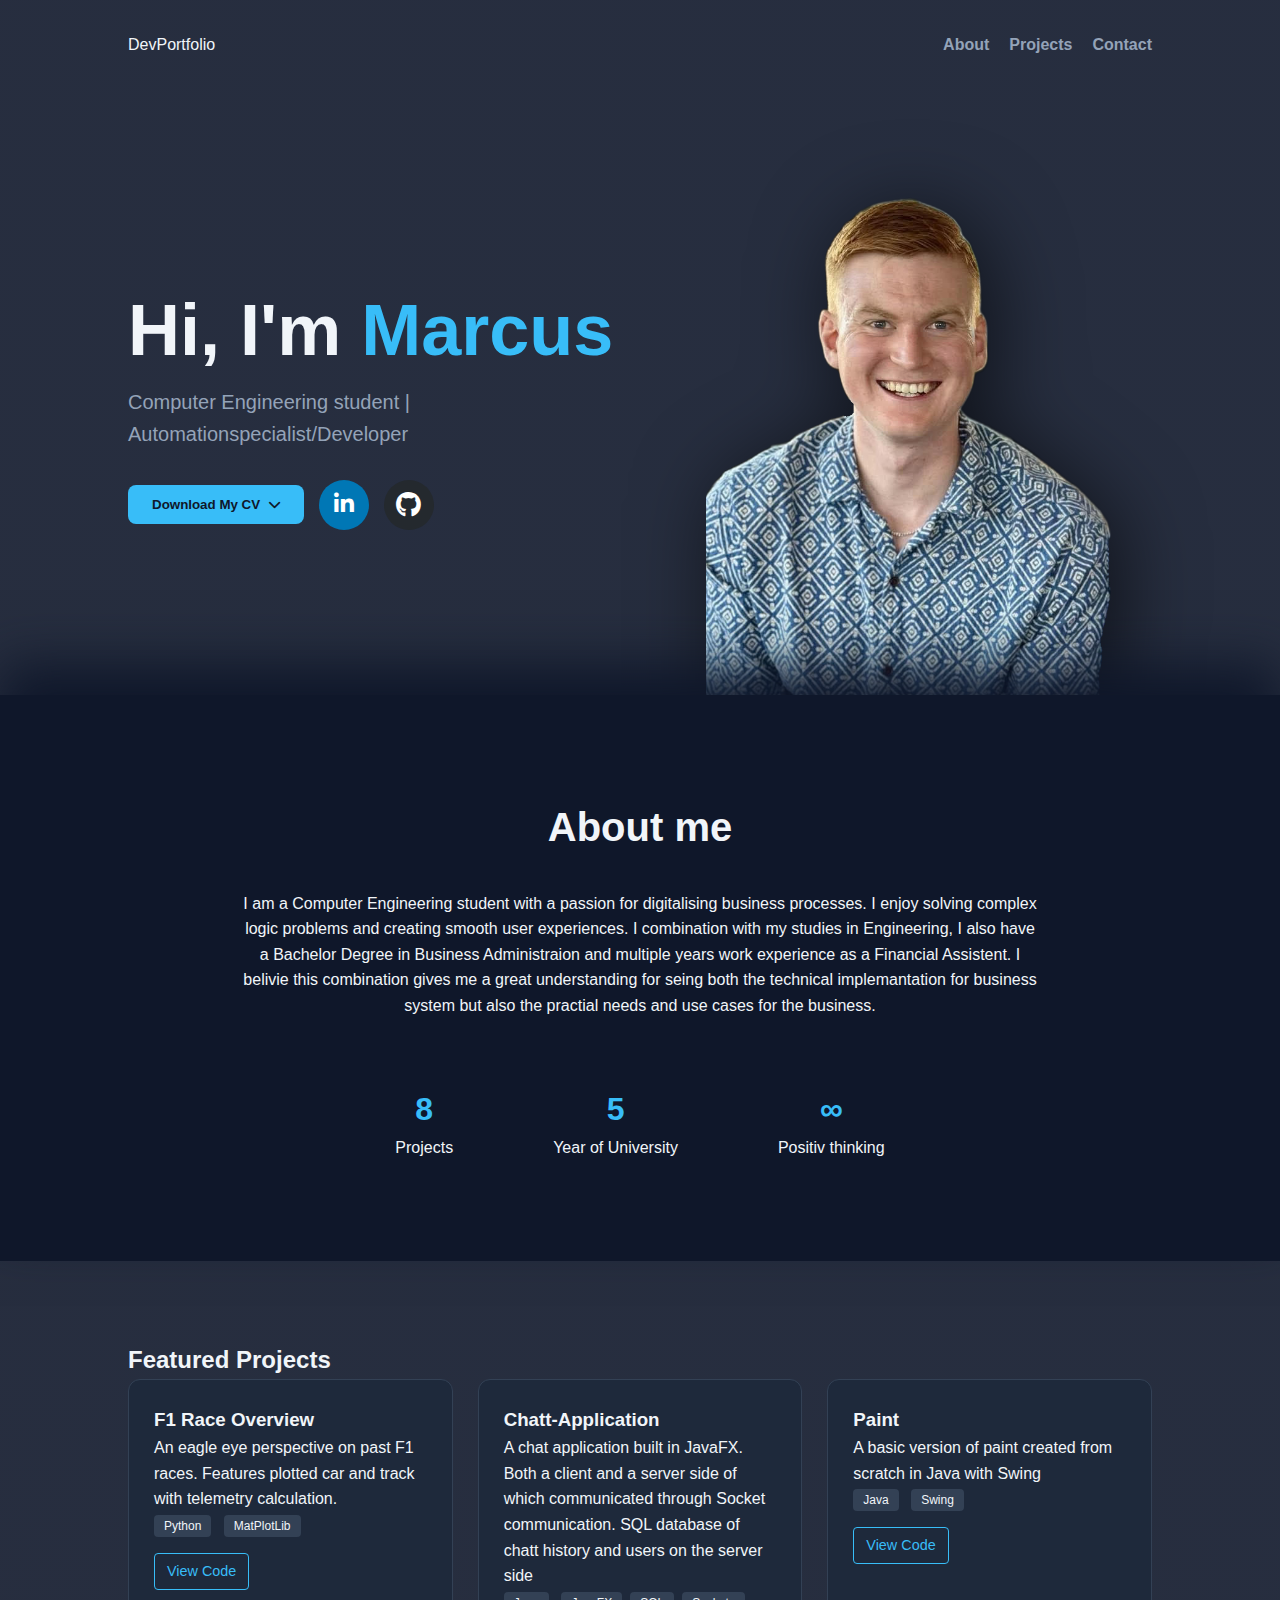
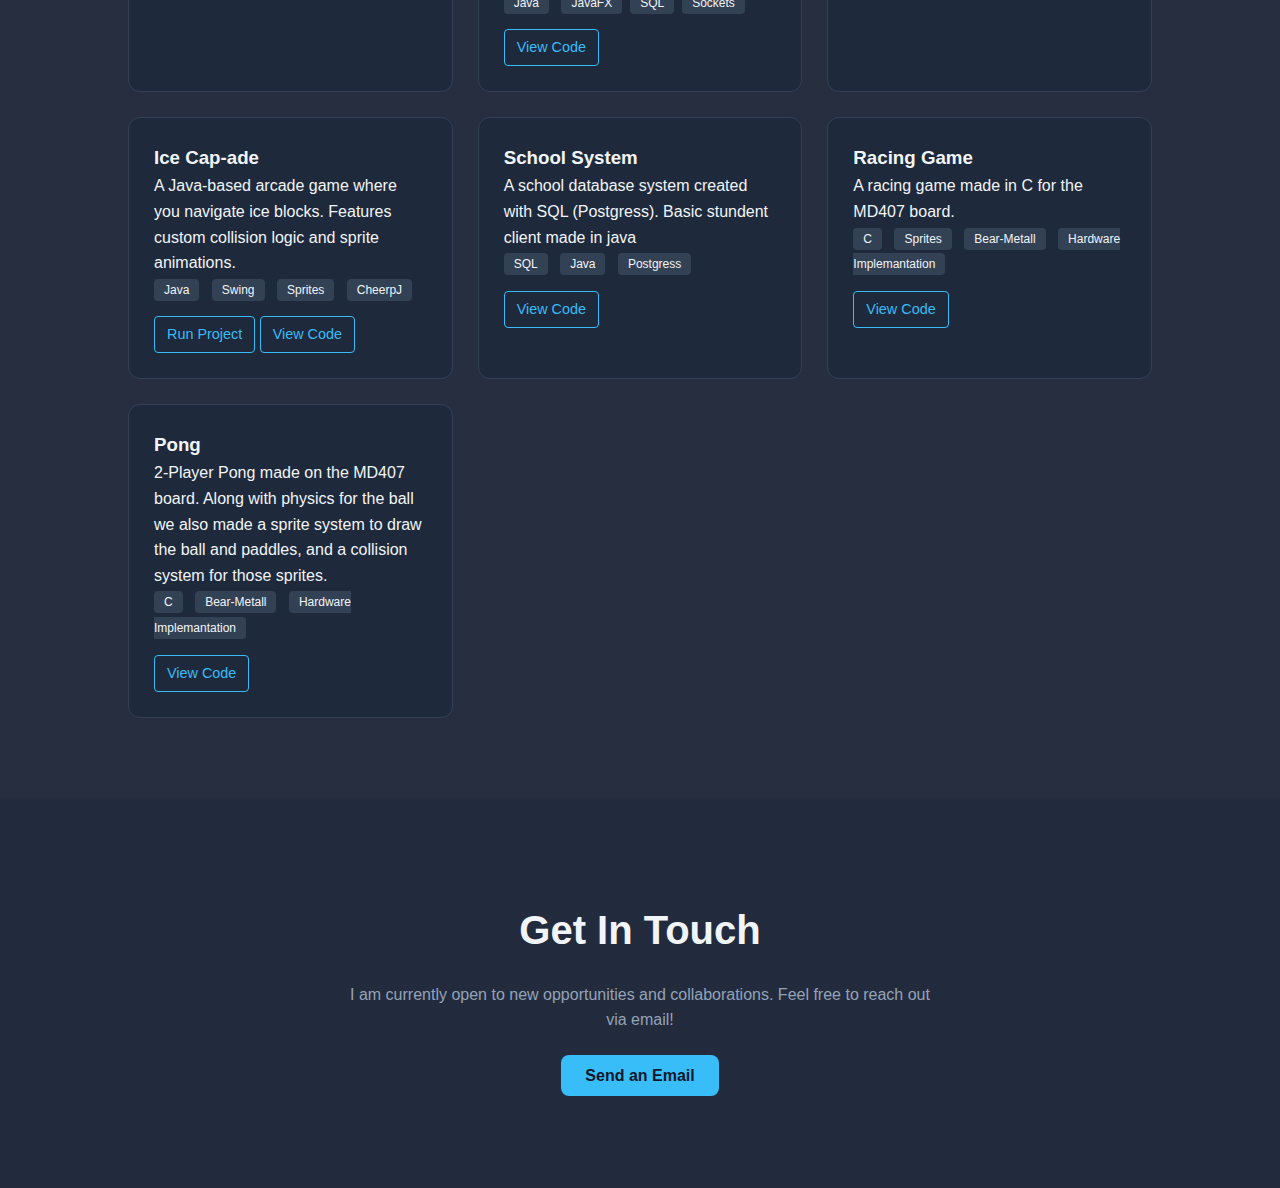
<file: index.html>
<!DOCTYPE html>
<html lang="en">
<head>
    <meta charset="UTF-8">
    <meta name="viewport" content="width=device-width, initial-scale=1.0">
    <title>Marcus | Developer Portfolio</title>
    <link rel="stylesheet" href="https://cdnjs.cloudflare.com/ajax/libs/font-awesome/6.0.0/css/all.min.css">
    <link rel="stylesheet" href="style.css">
</head>
<body>

    <nav>
        <div class="logo">DevPortfolio</div>
        <ul>
            <li><a href="#about">About</a></li>
            <li><a href="#projects">Projects</a></li>
            <li><a href="#contact">Contact</a></li>
        </ul>
    </nav>

    <header class="hero">
        <div class="hero-text">
            <h1>Hi, I'm <span class="highlight">Marcus</span></h1>
            <p>Computer Engineering student | Automationspecialist/Developer</p>
            
            <div class="cta-group">
                <div class="dropdown">
                    <button class="btn">Download My CV <i class="fa-solid fa-chevron-down" style="font-size: 0.8rem; margin-left: 5px;"></i></button>
                    <div class="dropdown-content">
                        <a href="CV - Marcus Åkerlund (Svenska).pdf" download>Swedish</a>
                        <a href="CV - Marcus Åkerlund (English).pdf" download>English</a>
                    </div>
                </div>
                
                <a href="https://www.linkedin.com/in/marcus-%C3%A5kerlund-17baa4192/" target="_blank" class="linkedin-btn">
                    <i class="fa-brands fa-linkedin-in"></i>
                </a>
                
                <a href="https://github.com/marakerl" target="_blank" class="github-btn">
                    <i class="fa-brands fa-github"></i>
                </a>
            </div>
        </div> 

        <div class="hero-image-container">
            <img src="profile.png" alt="Marcus Åkerlund" class="hero-cutout">
        </div>
    </header>

    <section id="about">
        <div class="about-content">
            <h2>About me</h2>
            <p>
                I am a Computer Engineering student with a passion for digitalising business processes. I enjoy 
                solving complex logic problems and creating smooth user experiences. I combination with my studies in Engineering, 
                I also have a Bachelor Degree in Business Administraion and multiple years work experience as a Financial Assistent. 
                I belivie this combination gives me a great understanding for seing both the technical implemantation for business 
                system but also the practial needs and use cases for the business. 
                <br><br>
            </p>
            <div class="stats">
                <div class="stat-item"><span>8</span><p>Projects</p></div><br>
                <div class="stat-item"><span>5</span><p>Year of University</p></div><br>
                <div class="stat-item"><span>∞</span><p>Positiv thinking</p></div>
            </div>
        </div>
    </section>

    <section id="projects">
        <h2>Featured Projects</h2>
        
        <div class="project-grid">

            <div class="project-card">
                <h3>F1 Race Overview</h3>
                <p>An eagle eye perspective on past F1 races. Features plotted car and track with telemetry calculation.</p>
                <div class="tags"><span>Python</span> <span>MatPlotLib</span></div>
                <a href="https://github.com/marakerl/f1-python-project" class="btn-small">View Code</a>
            </div>

            <div class="project-card">
                <h3>Chatt-Application</h3>
                <p>A chat application built in JavaFX. Both a client and a server side of which communicated through Socket communication. SQL database of chatt history and users on the server side</p>
                <div class="tags"><span>Java</span> <span>JavaFX</span><span>SQL</span><span>Sockets</span> </div>
                <a href="https://github.com/lucaschristiansson/chat_application" class="btn-small">View Code</a>
            </div>

            <div class="project-card">
                <h3>Paint</h3>
                <p>A basic version of paint created from scratch in Java with Swing</p>
                <div class="tags"><span>Java</span> <span>Swing</span></div>
                <a href="https://github.com/Metterklus1/PaintApplication" class="btn-small">View Code</a>
            </div>

            <div class="project-card">
                <h3>Ice Cap-ade</h3>
                <p>A Java-based arcade game where you navigate ice blocks. Features custom collision logic and sprite animations.</p>
                <div class="tags"><span>Java</span> <span>Swing</span> <span>Sprites</span> <span>CheerpJ</span></div>
                    <a href="ice-cap-ade/index.html" class="btn-small">Run Project</a>
                    <a href="https://github.com/marakerl/Ice-Cap-ade" target="_blank" class="btn-small">View Code</a>
            </div>

            <div class="project-card">
                <h3>School System</h3>
                <p>A school database system created with SQL (Postgress). Basic stundent client made in java</p>
                <div class="tags"><span>SQL</span> <span>Java</span> <span>Postgress</span> </div>
                    <a href="https://github.com/Metterklus1/SchoolDatabase" target="_blank" class="btn-small">View Code</a>
            </div>

            <div class="project-card">
                <h3>Racing Game</h3>
                <p>A racing game made in C for the MD407 board. </p>
                <div class="tags"><span>C</span> <span>Sprites</span> <span>Bear-Metall</span> <span>Hardware Implemantation</span></div>
                <a href="https://github.com/auniquee/racing_game" class="btn-small">View Code</a>
            </div>

            <div class="project-card">
                <h3>Pong</h3>
                <p>2-Player Pong made on the MD407 board. Along with physics for the ball we also made a sprite system to draw the ball and paddles, and a collision system for those sprites. </p>
                <div class="tags"><span>C</span> <span>Bear-Metall</span> <span>Hardware Implemantation</span></div>
                <a href="https://github.com/auniquee/pong" class="btn-small">View Code</a>
            </div>

        </div>
    </section>

    <section id="contact">
        <h2>Get In Touch</h2>
        <p>I am currently open to new opportunities and collaborations. Feel free to reach out via email!</p>
        <a href="mailto:bomarcusakerlund@gmail.com" class="btn">Send an Email</a>
    </section>

</body>
</html>
</file>
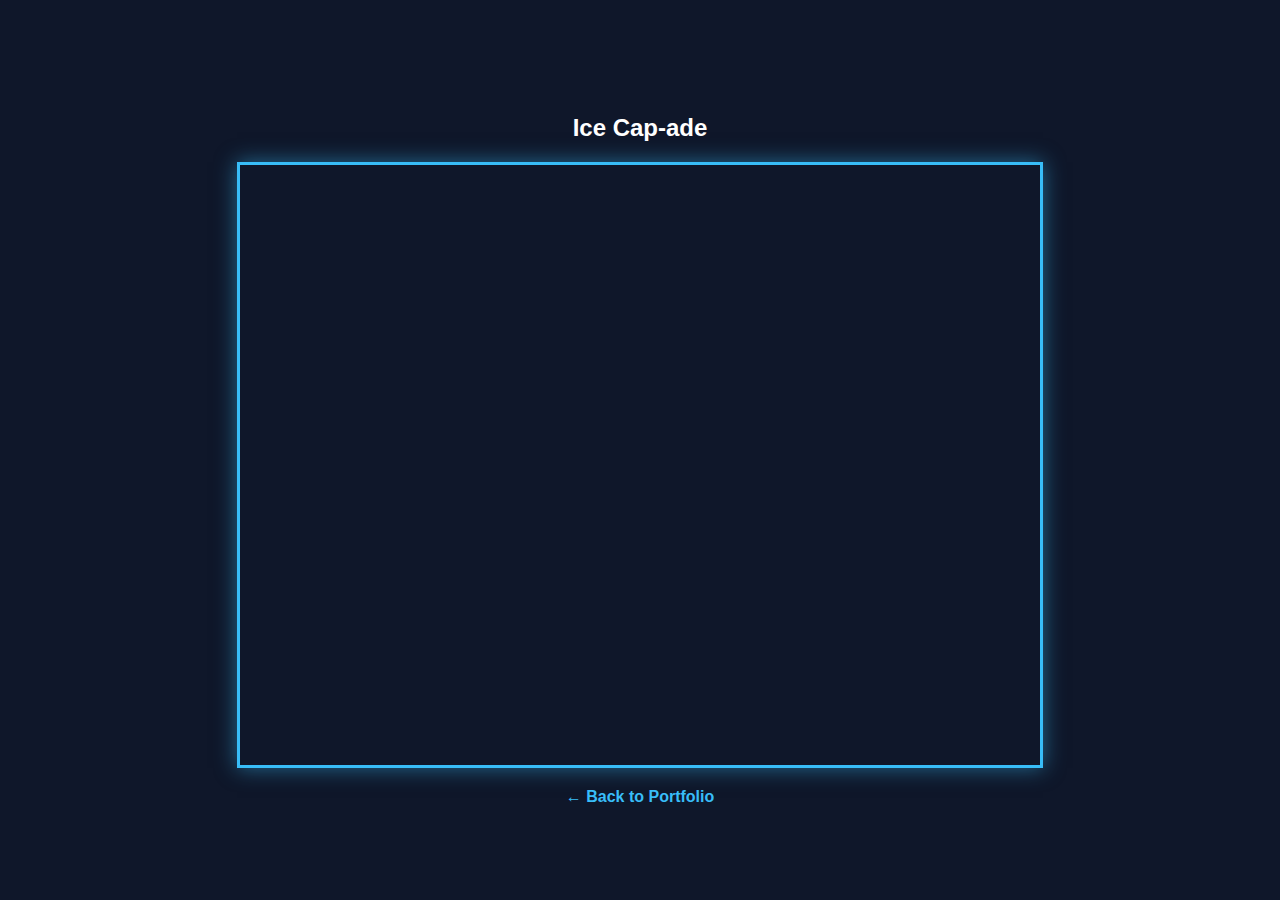
<file: ice-cap-ade/index.html>
<!DOCTYPE html>
<html lang="en">
<head>
    <meta charset="UTF-8">
    <title>Ice Cap-ade | Play Now</title>
    <script src="https://cjrtnc.leaningtech.com/3.0/cj3loader.js"></script>
    <style>
        body { margin: 0; background-color: #0f172a; color: white; display: flex; flex-direction: column; align-items: center; justify-content: center; height: 100vh; font-family: sans-serif; }
        #container { width: 800px; height: 600px; border: 3px solid #38bdf8; box-shadow: 0 0 20px rgba(56, 189, 248, 0.5); }
        .back-link { margin-top: 20px; color: #38bdf8; text-decoration: none; font-weight: bold; }
    </style>
</head>
<body>

    <h2>Ice Cap-ade</h2>
    <div id="container"></div>
    <a href="../index.html" class="back-link">← Back to Portfolio</a>

    <script>
        async function loadGame() {
            await cheerpjInit();
            const container = document.getElementById("container");
            cheerpjCreateDisplay(800, 600, container);
            // This points to the jar in the same folder
            await cheerpjRunJar("/app/ice-cap-ade/icecapade.jar", "App");
        }
        loadGame();
    </script>
</body>
</html>
</file>
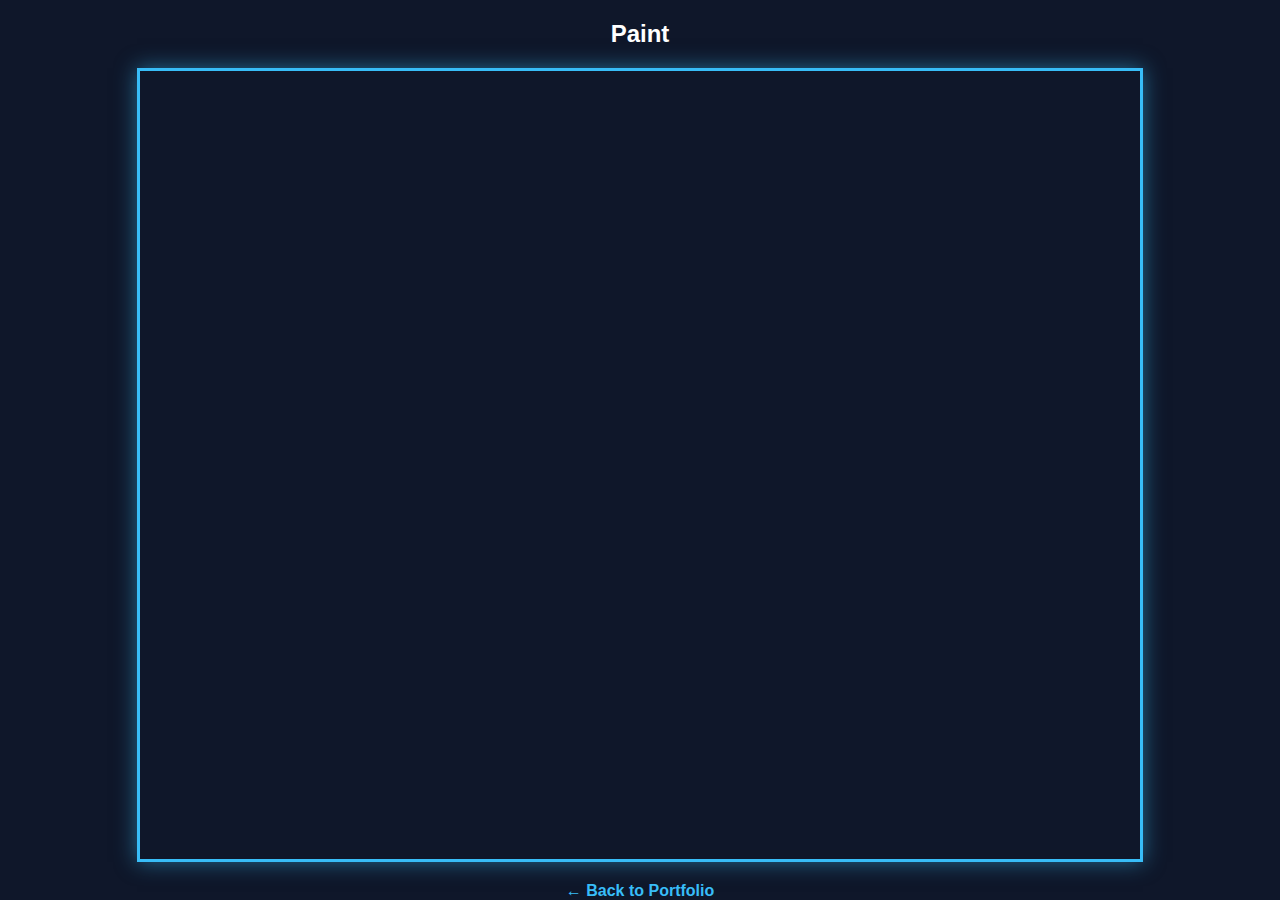
<file: Paint/index.html>
<!DOCTYPE html>
<html lang="en">
<head>
    <meta charset="UTF-8">
    <title>Paint | Use Now</title>
    <script src="https://cjrtnc.leaningtech.com/3.0/cj3loader.js"></script>
    <style>
        body { margin: 0; background-color: #0f172a; color: white; display: flex; flex-direction: column; align-items: center; justify-content: center; height: 100vh; font-family: sans-serif; }
        #container { width: 1000px; height: 1000px; border: 3px solid #38bdf8; box-shadow: 0 0 20px rgba(56, 189, 248, 0.5); }
        .back-link { margin-top: 20px; color: #38bdf8; text-decoration: none; font-weight: bold; }
    </style>
</head>
<body>

    <h2>Paint</h2>
    <div id="container"></div>
    <a href="../index.html" class="back-link">← Back to Portfolio</a>

    <script>
        async function loadPaint() {
            await cheerpjInit();
            const container = document.getElementById("container");
            cheerpjCreateDisplay(1000, 1000, container);
            
            await cheerpjRunJar("/app/Paint/paint.jar");
        }
        loadPaint();
    </script>
</body>
</html>
</file>
<file: style.css>
/* 1. Reset & Global Styles */
* { 
    margin: 0; 
    padding: 0; 
    box-sizing: border-box; 
}

html {
    scroll-behavior: smooth;
}

body {
    font-family: 'Segoe UI', Tahoma, Geneva, Verdana, sans-serif; 
    background-color: #0f172a; 
    color: #f1f5f9; 
    line-height: 1.6;
    /* Subtle background image and gradient overlay */
    background: linear-gradient(rgba(15, 23, 42, 0.9), rgba(15, 23, 42, 0.9)), 
                url('https://images.unsplash.com/photo-1667670778881-537035257bd8?q=80&w=1160&auto=format&fit=crop') no-repeat center center fixed;
    background-size: cover;
}

/* 2. Navigation */
nav { 
    display: flex; 
    justify-content: space-between; 
    padding: 2rem 10%; 
    align-items: center;
    position: relative;
    z-index: 100;
}
nav ul { display: flex; list-style: none; }
nav ul li { margin-left: 20px; }
nav ul li a { color: #94a3b8; text-decoration: none; font-weight: bold; transition: 0.3s; }
nav ul li a:hover { color: #38bdf8; }

/* 3. Hero Section (The Wrapping Fix) */
/* 3. Hero Section (The Vertical Pin Fix) */
header.hero {
    display: flex;
    align-items: flex-end; 
    justify-content: center;
    height: auto;
    min-height: 0vh;
    padding: 40px 10% 0 10%; 
    position: relative;
    overflow: hidden;
}



.hero-content {
    display: flex;
    flex-wrap: wrap; 
    align-items: flex-end; /* CHANGE: Ensures both text and image sit on the same bottom baseline */
    justify-content: center; 
    width: 100%;
    max-width: 1200px;
    gap: 40px; 
    z-index: 5;
    margin-top: 0;
}

.hero-text {
    flex: 1 1 500px; 
    text-align: left;
    position: relative;
    z-index: 50; 
    padding-bottom: 25vh; /* CHANGE: Lifts text slightly so it aligns with your chest/face instead of your feet */

}

.hero-text h1 { 
    font-size: clamp(2.5rem, 6vw, 4.5rem); 
    line-height: 1.1;
    margin-bottom: 15px; 
}

.highlight { color: #38bdf8; }
.hero-text p { font-size: clamp(1rem, 2vw, 1.25rem); color: #94a3b8; margin-bottom: 30px; }

.hero-image-container {
    flex: 1 1 450px; 
    display: flex;
    justify-content: center;
    align-items: flex-end; /* KEEP: This is vital for the cutout effect */
    position: relative;
    z-index: 1; 
}

.hero-cutout {
    max-height: 70vh; /* CHANGE: Slightly reduced from 85vh to leave more "breathing room" at the top */
    width: auto;
    max-width: 100%;
    object-fit: contain;
    filter: drop-shadow(10px 10px 40px rgba(0, 0, 0, 0.6));
    display: block;
    margin-bottom: -5px; 
}

/* 4. Buttons & Social Icons */
.btn { 
    background: #38bdf8; 
    color: #0f172a; 
    padding: 12px 24px; 
    border-radius: 8px; 
    text-decoration: none; 
    font-weight: bold; 
    transition: 0.3s;
    border: none;
    cursor: pointer;
}
.btn:hover { background: #7dd3fc; transform: translateY(-2px); }

.cta-group {
    display: flex;
    align-items: center;
    gap: 15px;
    position: relative;
    z-index: 60;
}
.linkedin-btn {
    display: flex;
    align-items: center;
    justify-content: center;
    width: 50px;
    height: 50px;
    background-color: #0077b5;
    color: white;
    border-radius: 50%;
    text-decoration: none;
    font-size: 1.4rem;
    transition: 0.3s;
}
.linkedin-btn:hover { background-color: #005582; transform: scale(1.1); }

.github-btn {
    display: flex;
    align-items: center;
    justify-content: center;
    width: 50px;
    height: 50px;
    background-color: #24292e; /* GitHub Dark Gray */
    color: white;
    border-radius: 50%;
    text-decoration: none;
    font-size: 1.6rem;
    transition: 0.3s ease;
}

.github-btn:hover {
    background-color: #404448;
    transform: scale(1.1);
    box-shadow: 0 0 15px rgba(255, 255, 255, 0.2);
}


/* Dropdown Menu */
.dropdown { position: relative; }
.dropdown-content {
    display: none;
    position: absolute;
    background-color: #1e293b;
    min-width: 160px;
    box-shadow: 0px 8px 16px rgba(0,0,0,0.5);
    z-index: 100;
    border-radius: 8px;
    padding-top: 10px;
    margin-top: -5px;
    left: 50%;
    transform: translateX(-50%);
}
.dropdown-content a { color: #f1f5f9; padding: 12px 16px; text-decoration: none; display: block; font-weight: bold; }
.dropdown-content a:hover { background-color: #38bdf8; color: #0f172a; }
.dropdown:hover .dropdown-content { display: block; }

/* 5. About Me (The Cutter) */
#about {
    position: relative;
    z-index: 10;
    background-color: #0f172a; /* Re-applied solid background */
    padding: 100px 10%;
    margin-top: -60px; /* Cut effect */
    box-shadow: 0 -30px 50px rgba(15, 23, 42, 1);
}

.about-content {
    max-width: 800px;
    margin: 0 auto;
    text-align: center;
}

.about-content h2 { font-size: 2.5rem; margin-bottom: 2rem; }

.stats {
    display: flex;
    justify-content: center;
    gap: 50px;
    margin-top: 40px;
}

.stat-item span {
    font-size: 2rem;
    color: #38bdf8;
    font-weight: bold;
    display: block;
}

/* 6. Projects Section */
#projects { 
    padding: 80px 10%; 
    /* Removed the forced solid background I added previously */
}

.project-grid { 
    display: grid; 
    grid-template-columns: repeat(auto-fit, minmax(300px, 1fr)); 
    gap: 25px; 
}
.project-card { background: #1e293b; padding: 25px; border-radius: 12px; border: 1px solid #334155; }
.tags span { background: #334155; font-size: 0.75rem; padding: 4px 10px; border-radius: 4px; margin-right: 8px; }
.btn-small { color: #38bdf8; text-decoration: none; font-size: 0.9rem; border: 1px solid #38bdf8; padding: 6px 12px; border-radius: 4px; display: inline-block; margin-top: 15px; }

/* 7. Contact Section */
#contact {
    padding: 100px 10%;
    text-align: center;
    background-color: rgba(30, 41, 59, 0.4);
}
#contact h2 { font-size: 2.5rem; margin-bottom: 20px; }
#contact p { color: #94a3b8; max-width: 600px; margin: 0 auto 30px; }

/* 8. RESPONSIVE FIXES (The Wrap Logic) */
@media (max-width: 1237px) { 
    .hero-text {
        padding-bottom: 0; /*Remove padding when picture stacks*/
        
    }
}

@media (max-width: 800px) {
    .hero-text { text-align: center; padding-right: 0; margin-bottom: 20px; }
    .cta-group { justify-content: center; }
    .hero-cutout { max-height: 50vh; margin-bottom: -40px; }
    #about { margin-top: -40px; }
}

@media (max-width: 480px) {
    nav { flex-direction: column; gap: 10px; }
    .stats { flex-direction: column; gap: 30px; }
}
</file>
